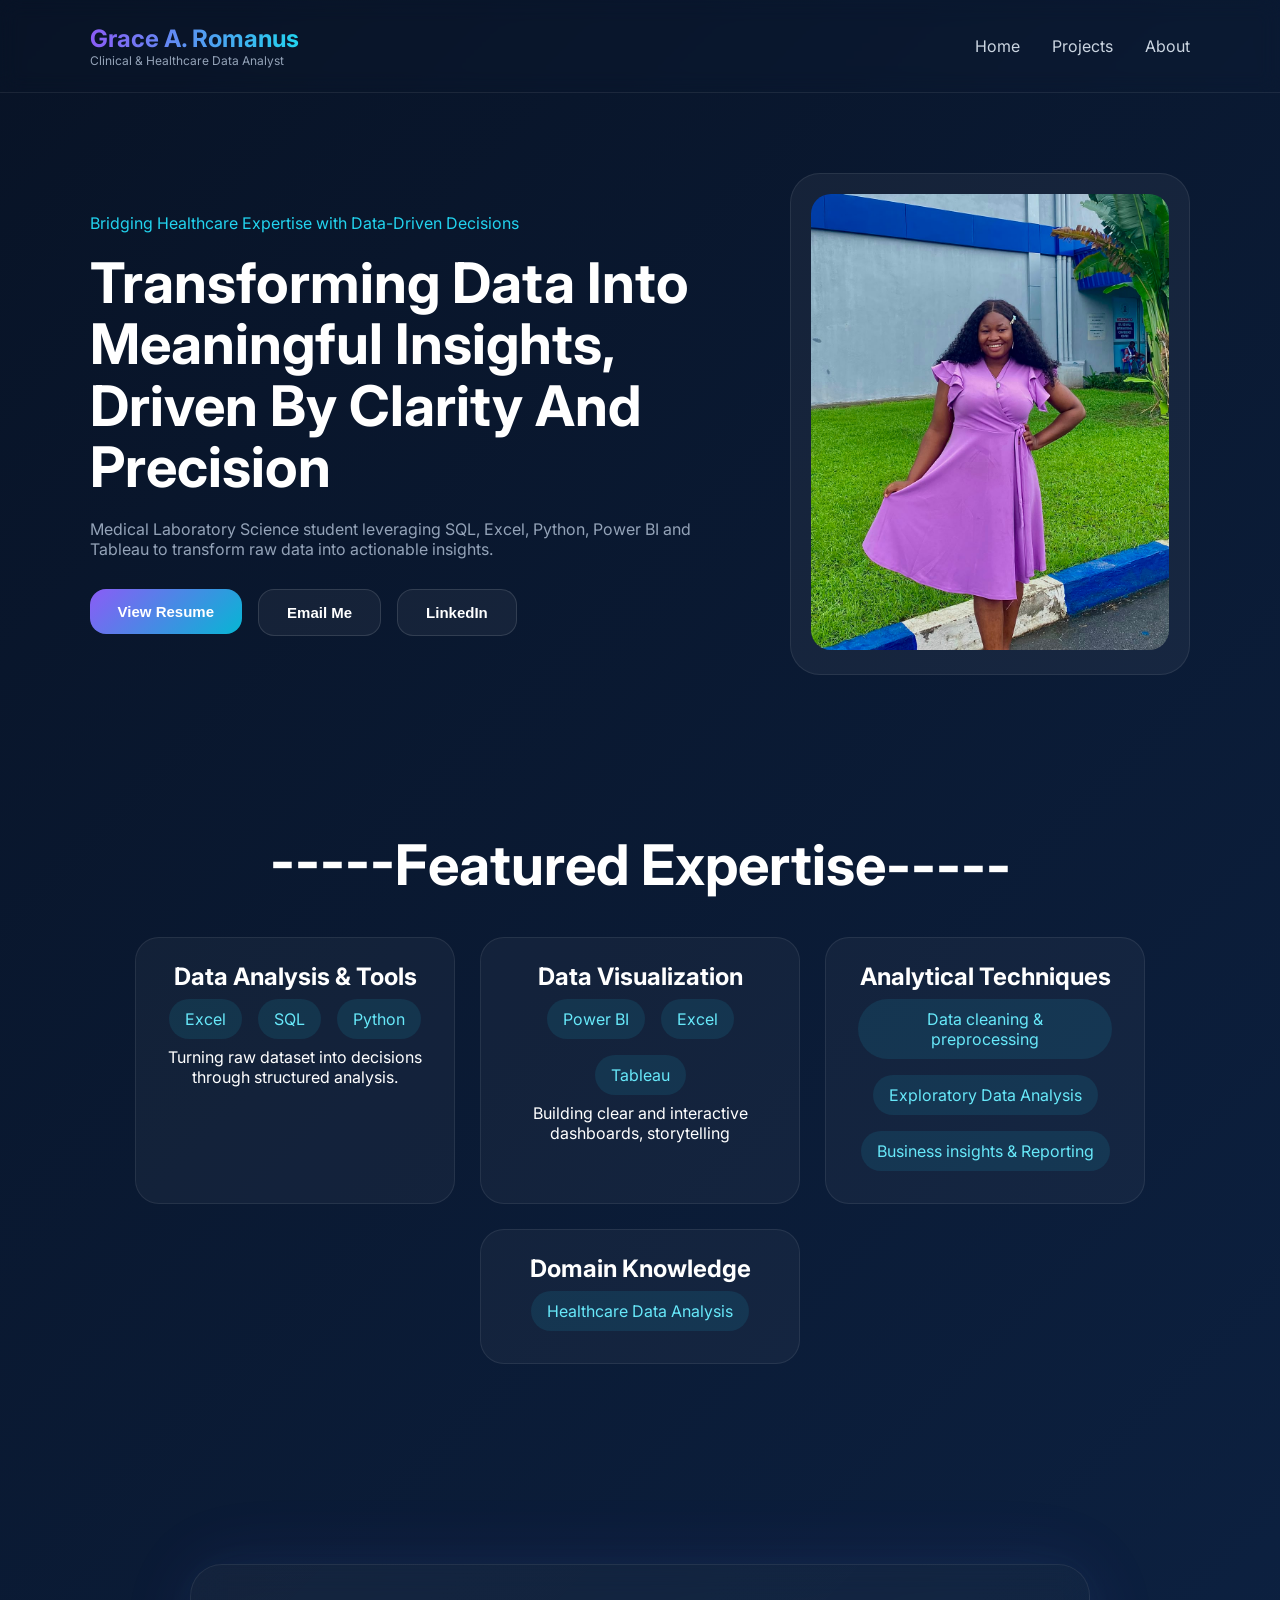
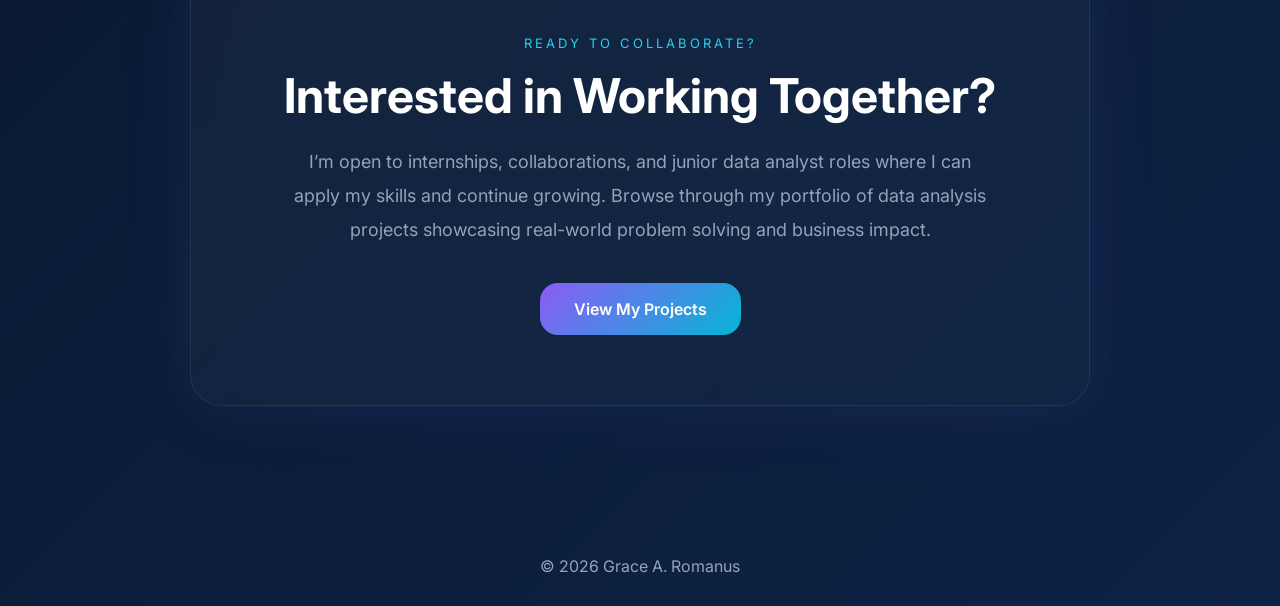
<file: index.html>
<!DOCTYPE html>
<html lang="en">
<head>
<meta charset="UTF-8" />
<meta name="viewport" content="width=device-width, initial-scale=1.0" />
<title>Grace A. Romanus | Clinical & Healthcare Data Analyst</title>
<link rel="stylesheet" href="style.css" />
</head>
<body>
<nav class="navbar">
<div>
<h2 class="logo">Grace A. Romanus</h2>
<p class="subtitle">Clinical & Healthcare Data Analyst</p>
</div>
<div class="nav-links">
<a href="index.html">Home</a>
<a href="projects.html">Projects</a>
<a href="about.html">About</a>
</div>
</nav>

<section class="hero">
<div>
<p class="tagline">Bridging Healthcare Expertise with Data-Driven Decisions</p>
<h1>Transforming Data Into Meaningful Insights, Driven By Clarity And Precision</h1>
<p class="hero-text">
Medical Laboratory Science student leveraging SQL, Excel, Python, Power BI and Tableau to transform raw data into actionable insights.
</p>
<div class="hero-buttons">
<a href="assets/projects/Grace_Romanus_CV_3.pdf" download>
    <button>View Resume</button>
</a>

<a href="mailto:romanusamarachi85@gmail.com">
<button class="secondary">Email Me</button>
</a>

<a href="https://linkedin.com/in/grace-romanus3">
<button class="secondary">LinkedIn</button>
</a>
    
</div>
</div>
<div class="profile-card">
<img src="assets/projects/profile-photo.jpeg" alt="profile">
</div>
</section>

<section class="section">
       <h1>-----Featured Expertise-----</h1>
<div class="cards">
<div class="card"><h2>Data Analysis & Tools</h2>
    <div class="skills">
<span>Excel</span><span>SQL</span><span>Python</span>
</div><p>Turning raw dataset into decisions through structured analysis.</p></div>
<div class="card"><h2>Data Visualization</h2>
    <div class="skills">
<span>Power BI</span><span>Excel</span><span>Tableau</span>
</div><p>Building clear and interactive dashboards, storytelling</p></div>
<div class="card"><h2>Analytical Techniques</h2>
    <div class="skills">
<span>Data cleaning & preprocessing</span><span>Exploratory Data Analysis</span><span>Business insights & Reporting</span>
    </div>
    </div>
    <div class="card"><h2>Domain Knowledge</h2>
    <div class="skills">
<span>Healthcare Data Analysis</span></div>
</div>
</section>

<section class="cta-section">

    <div class="cta-container">

        <p class="cta-small">
            READY TO COLLABORATE?
        </p>

        <h2>
            Interested in Working Together?
        </h2>

        <p class="cta-text">
            I’m open to internships, collaborations, and junior data analyst roles where I can apply my skills and continue growing.
            Browse through my portfolio of data analysis projects showcasing real-world problem solving and business impact.
        </p>

        <a href="projects.html" class="cta-button">
            View My Projects
        </a>

    </div>

</section>

<footer>© 2026 Grace A. Romanus</footer>
<script src="script.js"></script>
</body>
</html>
</file>
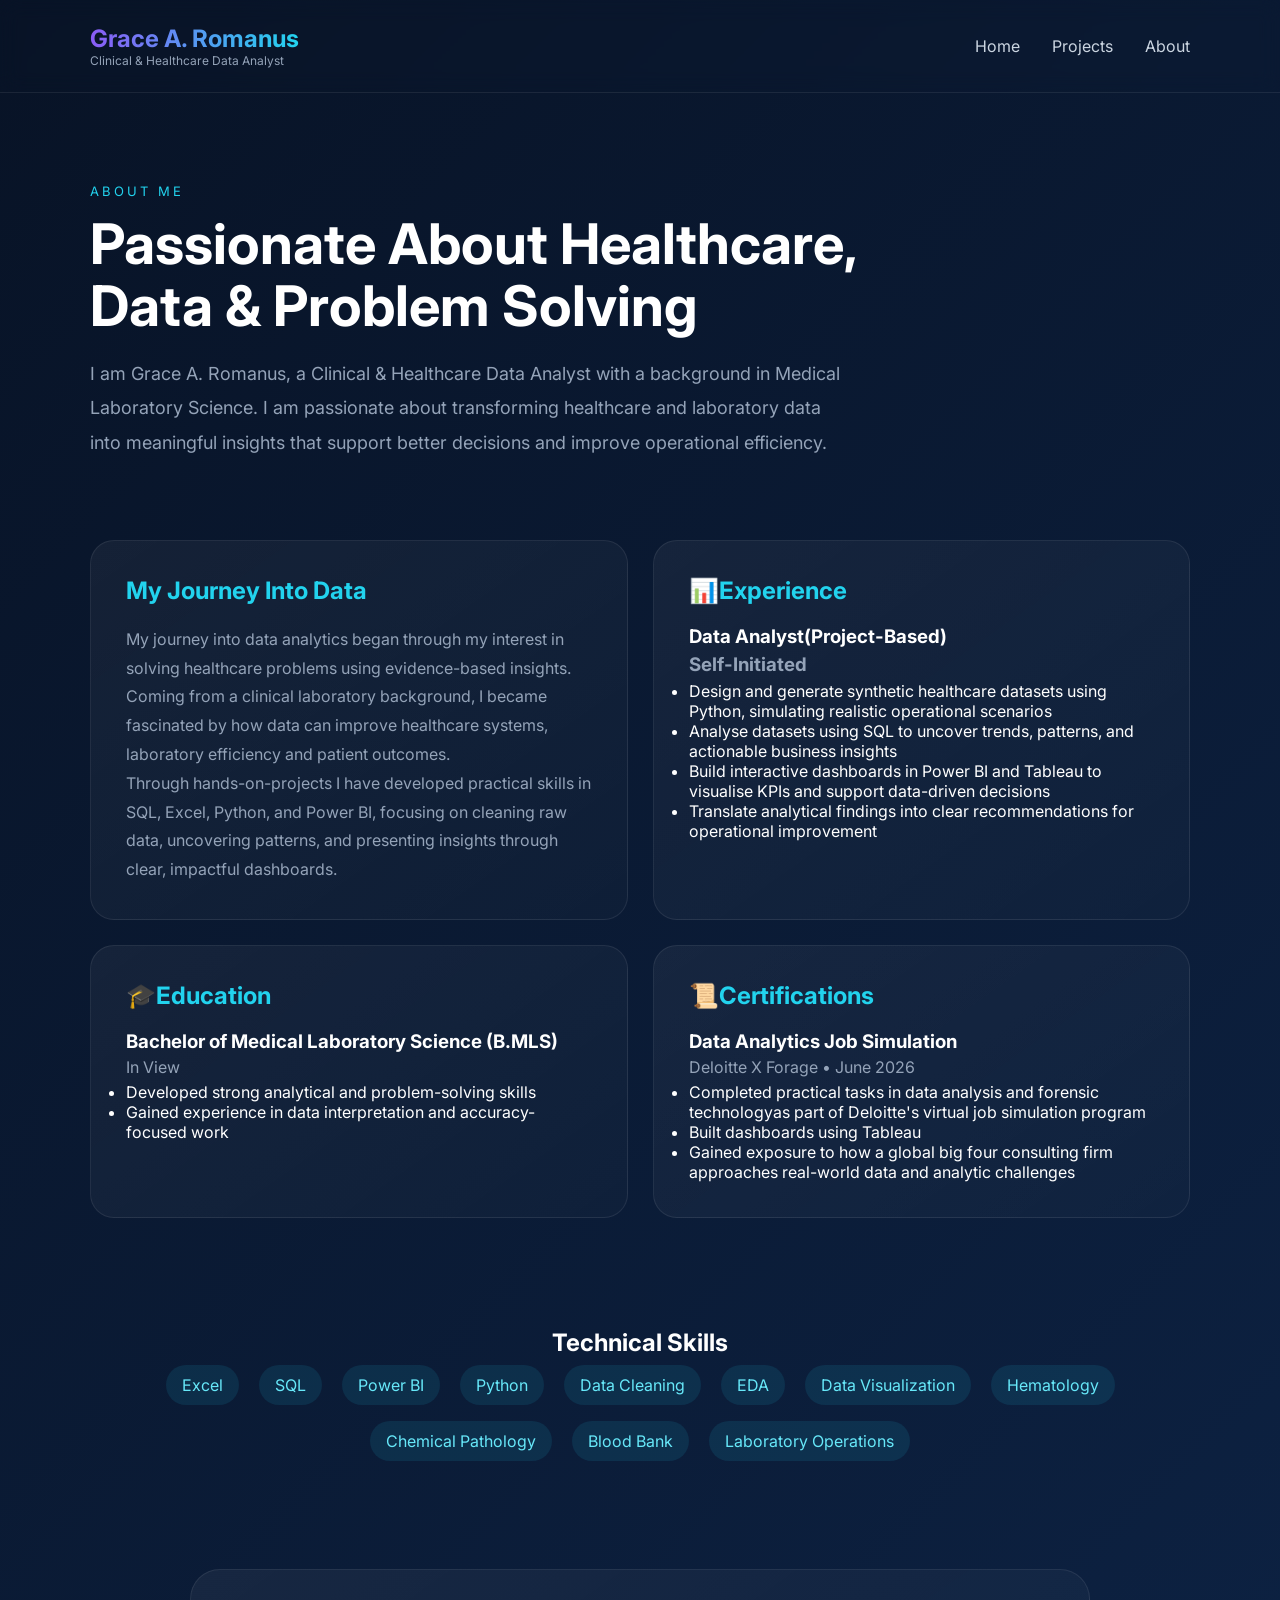
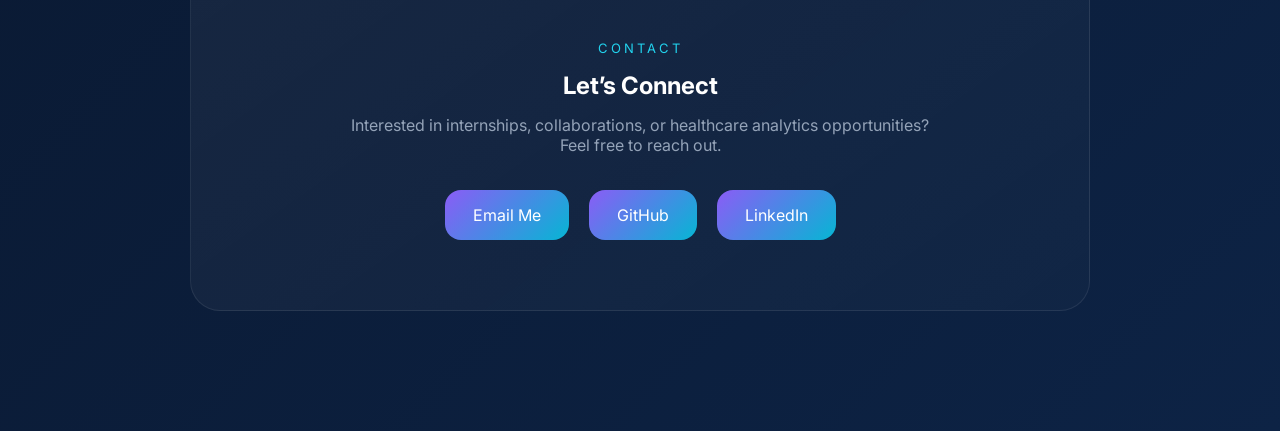
<file: about.html>
<!DOCTYPE html>
<html lang="en">

<head>
<meta charset="UTF-8">
<meta name="viewport" content="width=device-width, initial-scale=1.0">
<title>About Me | Grace A. Romanus</title>

<link rel="stylesheet" href="style.css">
</head>

<body>

<nav class="navbar">

    <div>
        <h2 class="logo">Grace A. Romanus</h2>
        <p class="subtitle">
            Clinical & Healthcare Data Analyst
        </p>
    </div>

    <div class="nav-links">
        <a href="index.html">Home</a>
        <a href="projects.html">Projects</a>
        <a href="about.html">About</a>
    </div>

</nav>

<section class="about-hero">

    <div class="about-content">

        <p class="section-tag">
            ABOUT ME
        </p>

        <h1>
            Passionate About Healthcare, Data & Problem Solving
        </h1>

        <p class="about-text">
            I am Grace A. Romanus, a Clinical & Healthcare Data Analyst with a background in Medical Laboratory Science.
            I am passionate about transforming healthcare and laboratory data into meaningful insights that support better decisions and improve operational efficiency.
        </p>

    </div>

</section>


<section class="about-grid">

    <div class="info-card">
        <h2 class="tagline">My Journey Into Data</h2>
        <p>
            My journey into data analytics began through my interest in solving healthcare problems using evidence-based insights.
            Coming from a clinical laboratory background, I became fascinated by how data can improve healthcare systems, laboratory efficiency and patient outcomes.
        </p>
        <p>Through hands-on-projects I have developed practical skills in SQL, Excel, Python, and Power BI, focusing on cleaning raw data, uncovering patterns, and presenting insights through clear, impactful dashboards.</p>
    </div>

    <div class="info-card">
        <h2 class="tagline">📊Experience</h2>
        <h3>
           Data Analyst(Project-Based)
           <p class="meta">Self-Initiated</p>
        </h3>
        <ul>
            <li>Design and generate synthetic healthcare datasets using Python, simulating realistic operational scenarios</li>
            <li>Analyse datasets using SQL to uncover trends, patterns, and actionable business insights</li>
            <li>Build interactive dashboards in Power BI and Tableau to visualise KPIs and support data-driven decisions</li>
            <li>Translate analytical findings into clear recommendations for operational improvement</li>
        </ul>
    </div>

    <div class="info-card">
        <h2 class="tagline">🎓Education</h2>
        <h3>
            Bachelor of Medical Laboratory Science (B.MLS)</h3> 
            <p class="meta">In View</p>
            <ul>
                <li>Developed strong analytical and problem-solving skills</li>
                <li>Gained experience in data interpretation and accuracy-focused work</li>
            </ul>
    </div>

    <div class="info-card">
        <h2 class="tagline">📜Certifications</h2>
        <h3>Data Analytics Job Simulation</h3>
        <p class="meta">Deloitte X Forage • June 2026</p>
        <ul>
            <li>Completed practical tasks in data analysis and forensic technologyas part of
                Deloitte's virtual job simulation program</li>
            <li>Built dashboards using Tableau</li>
            <li>Gained exposure to how a global big four consulting firm approaches real-world
            data and analytic challenges</li>
        </ul>
    </div>

</section>


<section class="skills-section">

    <h2>Technical Skills</h2>

    <div class="skills">

        <span>Excel</span>
        <span>SQL</span>
        <span>Power BI</span>
        <span>Python</span>
        <span>Data Cleaning</span>
        <span>EDA</span>
        <span>Data Visualization</span>
        <span>Hematology</span>
        <span>Chemical Pathology</span>
        <span>Blood Bank</span>
        <span>Laboratory Operations</span>

    </div>

</section>


<section class="contact-section">

    <div class="contact-box">

        <p class="section-tag">
            CONTACT
        </p>

        <h2>
            Let’s Connect
        </h2>

        <p class="contact-text">
            Interested in internships, collaborations, or healthcare analytics opportunities? Feel free to reach out.
        </p>

        <div class="contact-links">

            <a href="mailto:romanusamarachi85@gmail.com">
                Email Me
            </a>

            <a href="https://github.com/romanusamarachi21-svg">
                GitHub
            </a>

            <a href="https://linkedin.com/in/grace-romanus3">
                LinkedIn
            </a>
        </div>

    </div>

</section>

</body>
</html>
</file>
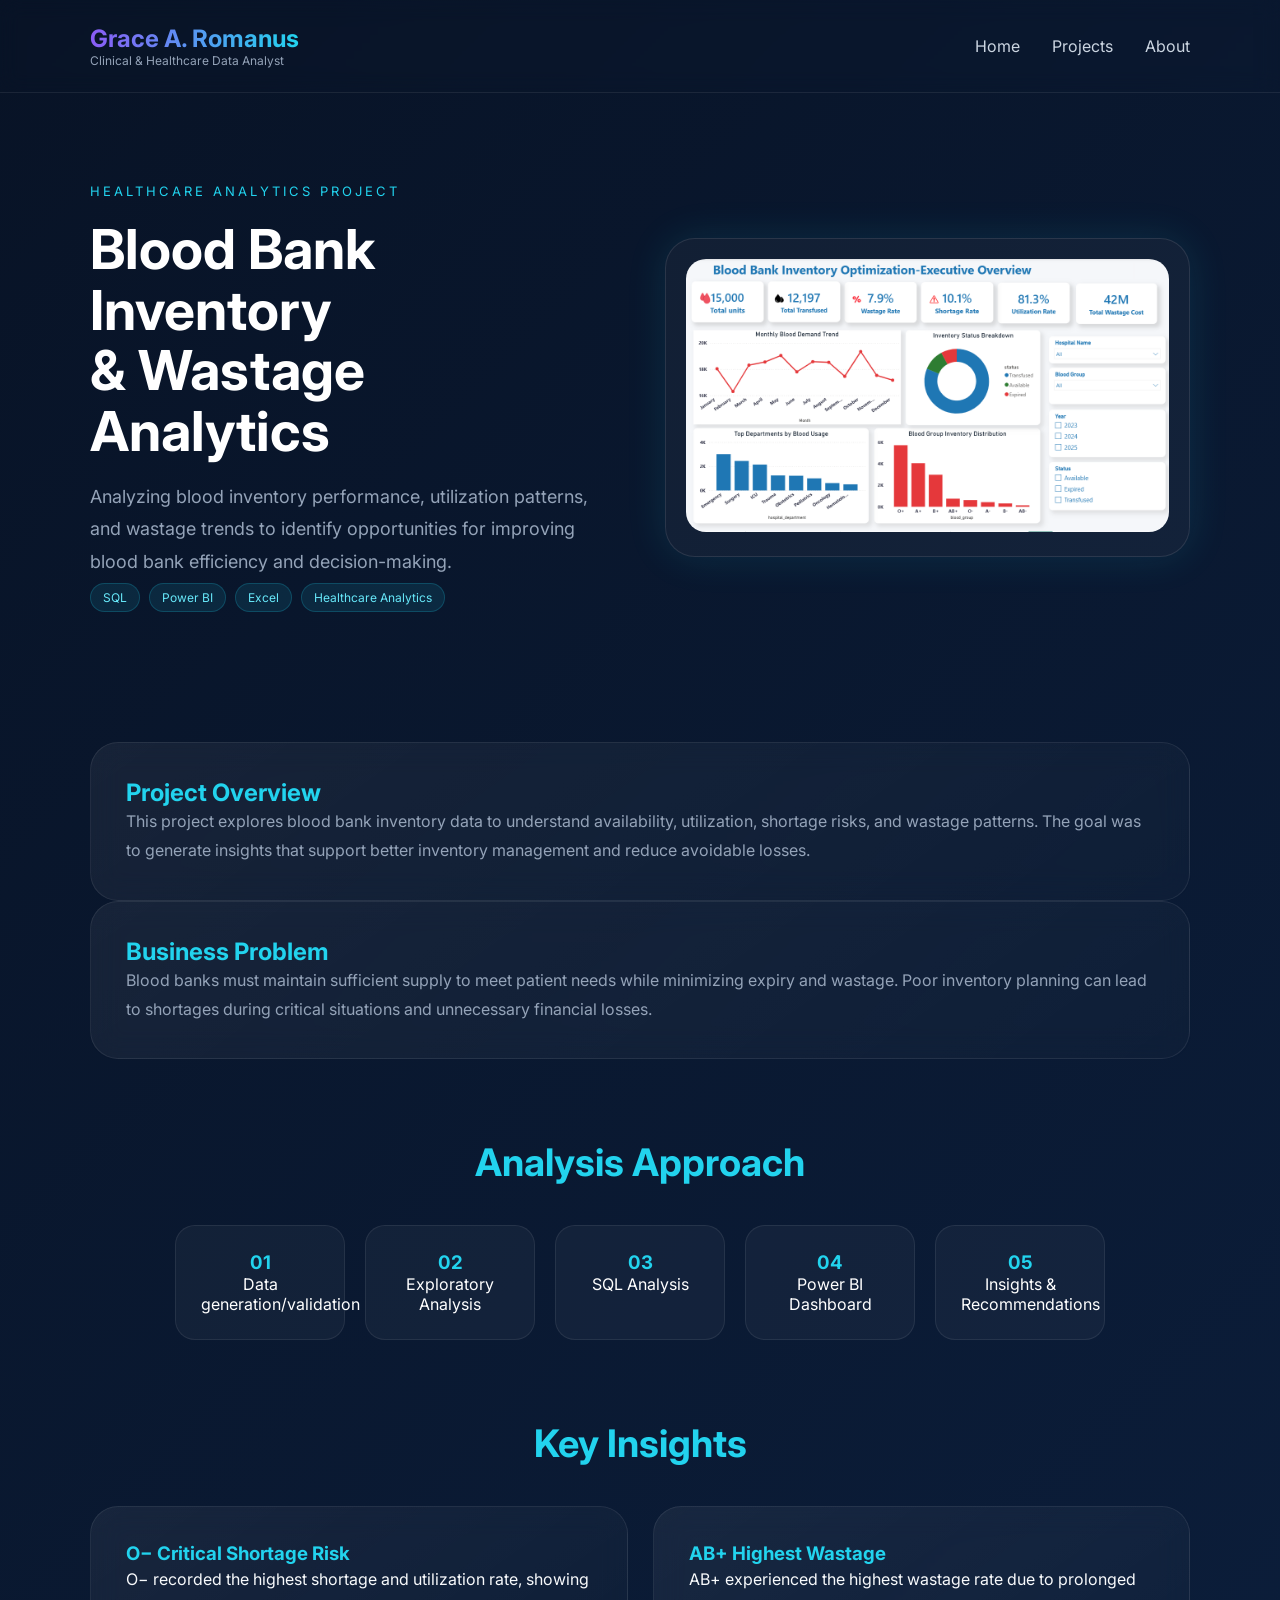
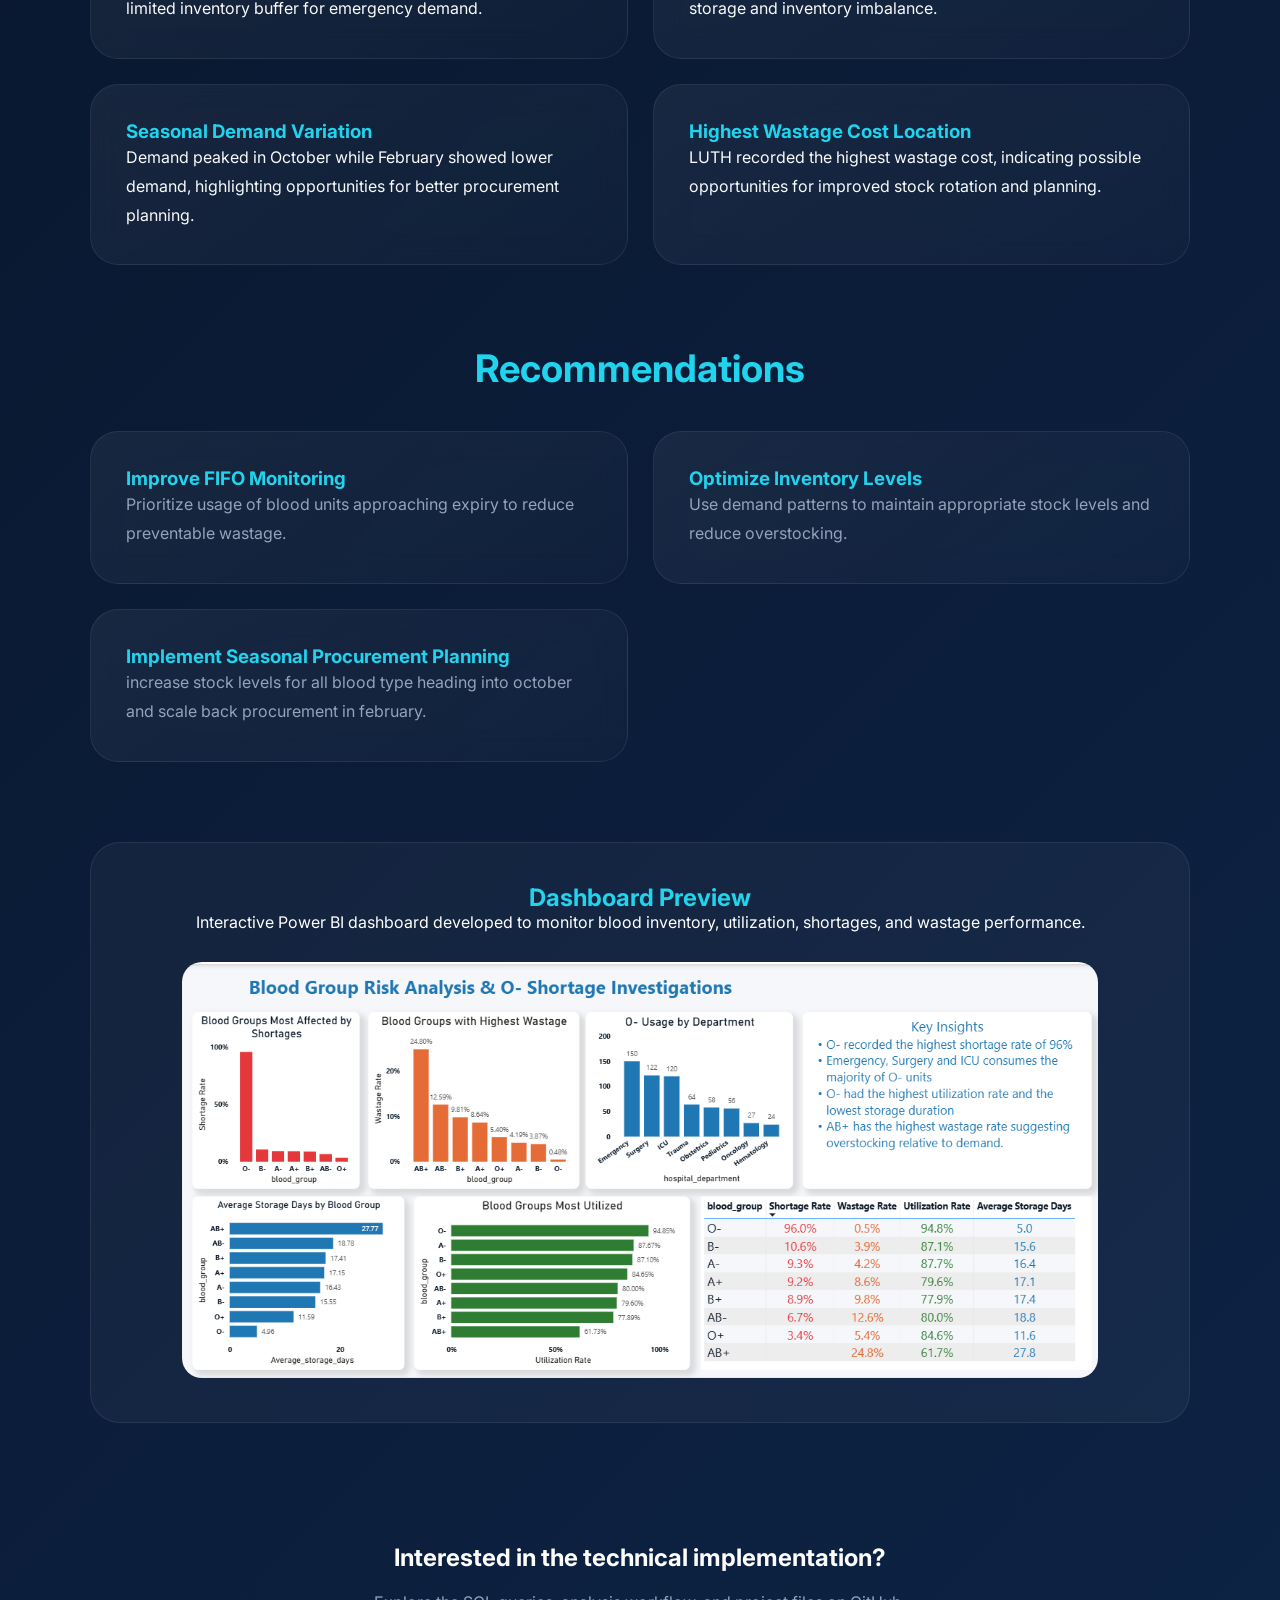
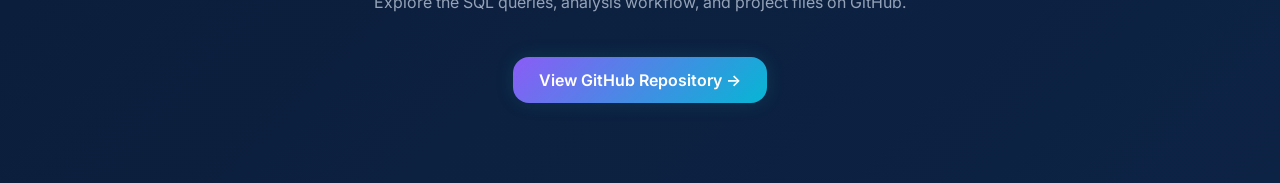
<file: blood-bank.html>
<!DOCTYPE html>
<html lang="en">

<head>

<meta charset="UTF-8">
<meta name="viewport" content="width=device-width, initial-scale=1.0">

<title>
Blood Bank Analytics | Grace A. Romanus
</title>

<link rel="stylesheet" href="style.css">

</head>


<body>


<!-- NAVBAR -->

<nav class="navbar">

<div>

<h2 class="logo">
Grace A. Romanus
</h2>

<p class="subtitle">
Clinical & Healthcare Data Analyst
</p>

</div>


<div class="nav-links">

<a href="index.html">Home</a>
<a href="projects.html">Projects</a>
<a href="about.html">About</a>

</div>

</nav>



<!-- PROJECT HERO -->

<section class="project-hero">


<div class="project-intro">


<p class="section-tag">
HEALTHCARE ANALYTICS PROJECT
</p>


<h1>
Blood Bank Inventory 
<br>
& Wastage Analytics
</h1>


<p class="hero-description">

Analyzing blood inventory performance, utilization patterns,
and wastage trends to identify opportunities for improving
blood bank efficiency and decision-making.

</p>



<div class="tools">

<span>SQL</span>
<span>Power BI</span>
<span>Excel</span>
<span>Healthcare Analytics</span>

</div>


</div>



<div class="dashboard-card">

<img 
src="assets/projects/blood-bank-dashboard.png"
alt="Blood Bank Dashboard"
>

</div>


</section>





<!-- PROJECT SUMMARY -->


<section class="case-section overview-section">


<div class="case-card summary-card">


<h2>
Project Overview
</h2>

<p>

This project explores blood bank inventory data to understand
availability, utilization, shortage risks, and wastage patterns.
The goal was to generate insights that support better inventory
management and reduce avoidable losses.

</p>


</div>

<div class="case-card summary-card">


<h2>
Business Problem
</h2>


<p>

Blood banks must maintain sufficient supply to meet patient needs
while minimizing expiry and wastage. Poor inventory planning can
lead to shortages during critical situations and unnecessary
financial losses.

</p>


</div>



</section>






<!-- WORKFLOW -->


<section class="case-section">


<h2 class="section-title">
Analysis Approach
</h2>


<div class="workflow">


<div>
<h3>
01
</h3>
<p>
Data generation/validation
</p>
</div>


<div>
<h3>
02
</h3>
<p>
Exploratory Analysis
</p>
</div>


<div>
<h3>
03
</h3>
<p>
SQL Analysis
</p>
</div>


<div>
<h3>
04
</h3>
<p>
Power BI Dashboard
</p>
</div>


<div>
<h3>
05
</h3>
<p>
Insights & Recommendations
</p>
</div>


</div>


</section>






<!-- KEY INSIGHTS -->


<section class="case-section">


<h2 class="section-title">
Key Insights
</h2>


<div class="insight-grid">


<div class="insight-card">


<h3>
O− Critical Shortage Risk
</h3>


<p>

O− recorded the highest shortage and utilization rate,
showing limited inventory buffer for emergency demand.

</p>


</div>




<div class="insight-card">


<h3>
AB+ Highest Wastage
</h3>


<p>

AB+ experienced the highest wastage rate due to prolonged
storage and inventory imbalance.

</p>


</div>




<div class="insight-card">


<h3>
Seasonal Demand Variation
</h3>


<p>

Demand peaked in October while February showed lower demand,
highlighting opportunities for better procurement planning.

</p>


</div>





<div class="insight-card">


<h3>
Highest Wastage Cost Location
</h3>


<p>

LUTH recorded the highest wastage cost, indicating possible
opportunities for improved stock rotation and planning.

</p>


</div>


</div>


</section>






<!-- RECOMMENDATIONS -->


<section class="case-section">


<h2 class="section-title">
Recommendations
</h2>



<div class="recommendation-grid">


<div class="case-card">

<h3>
Improve FIFO Monitoring
</h3>

<p>

Prioritize usage of blood units approaching expiry
to reduce preventable wastage.

</p>

</div>



<div class="case-card">

<h3>
Optimize Inventory Levels
</h3>

<p>

Use demand patterns to maintain appropriate stock levels
and reduce overstocking.

</p>

</div>



<div class="case-card">

<h3>
Implement Seasonal Procurement Planning
</h3>

<p>
increase stock levels for all blood type heading into october and 
scale back procurement in february.

</p>

</div>



</div>


</section>







<!-- DASHBOARD -->


<section class="case-section">


<div class="dashboard-section">


<h2>
Dashboard Preview
</h2>


<p>

Interactive Power BI dashboard developed to monitor blood
inventory, utilization, shortages, and wastage performance.

</p>



<img 
src="assets/projects/risk_analysis.png"
src="assets/projects/financial_impact.png"
alt="Power BI Dashboard"
>


</div>


</section>







<!-- GITHUB CTA -->


<section class="project-footer">


<h2>
Interested in the technical implementation?
</h2>


<p>

Explore the SQL queries, analysis workflow, and project files
on GitHub.

</p>


<a 
href="https://github.com/romanusamarachi21-svg/blood-bank-inventory-analysis"
target="_blank"
class="project-btn">

View GitHub Repository →

</a>


</section>




</body>

</html>
</file>
<file: style.css>
@import url('https://fonts.googleapis.com/css2?family=Inter:wght@300;400;600;700&display=swap');
*{margin:0;padding:0;box-sizing:border-box}
body{font-family:Inter,sans-serif;background:linear-gradient(135deg,#081326,#0d2345);color:#fff}
.navbar{display:flex;justify-content:space-between;align-items:center;padding:24px 7%;border-bottom:1px solid rgba(255,255,255,.08);backdrop-filter:blur(10px)}
.logo{background:linear-gradient(to right,#8b5cf6,#22d3ee);-webkit-background-clip:text;color:transparent}
.subtitle{color:#94a3b8;font-size:12px}
.nav-links a{color:#cbd5e1;text-decoration:none;margin-left:28px}.nav-links a:hover{color:#22d3ee}
.hero{display:grid;grid-template-columns:1fr 400px;gap:60px;padding:80px 7%;align-items:center}
.tagline{color:#22d3ee;margin-bottom:20px}
h1{font-size:56px;line-height:1.1;margin-bottom:20px}.hero-text{color:#94a3b8;max-width:650px}
.secondary{background:transparent!important;border:1px solid rgba(255,255,255,.15)!important}
.profile-card{background:rgba(255,255,255,.05);padding:20px;border-radius:30px;border:1px solid rgba(255,255,255,.08)}
.profile-card img{width:100%;border-radius:20px}
.section{padding:80px 7%;text-align: center;}.cards,.project-grid{display:grid;grid-template-columns:repeat(auto-fit,minmax(280px,1fr));gap:25px;margin-top:30px}
.card,.project-card{background:rgba(255,255,255,.04);border:1px solid rgba(255,255,255,.08);padding:24px;border-radius:24px;transition:.3s}
.card:hover,.project-card:hover{transform:translateY(-8px);box-shadow:0 0 30px rgba(34,211,238,.15)}
.project-card img{width:100%;height:220px;object-fit:cover;border-radius:18px;margin-bottom:20px}
.skills span{display:inline-block;background:rgba(34,211,238,.1);padding:10px 16px;border-radius:999px;margin:8px;color:#67e8f9}
footer{text-align:center;padding:30px;color:#94a3b8}
@media(max-width:900px){.hero{grid-template-columns:1fr}h1{font-size:42px}.navbar{padding:20px 5%}}
.hero-buttons {
  display: flex;
  gap: 16px;
  margin-top: 30px;
}

.hero-buttons button {
  position: relative;
  overflow: hidden;
  padding: 14px 28px;
  border-radius: 16px;
  border: none;
  cursor: pointer;
  font-size: 15px;
  font-weight: 600;
  transition: all 0.35s ease;
}

.hero-buttons button:first-child {
  background: linear-gradient(135deg, #8b5cf6, #06b6d4);
  color: white;
}

.secondary {
  background: rgba(255,255,255,0.05) !important;
  border: 1px solid rgba(255,255,255,0.12) !important;
  color: white;
}

/* premium cursor glow */
.hero-buttons button::before {
  content: "";
  position: absolute;
  width: 180px;
  height: 180px;
  background: radial-gradient(circle, rgba(34,211,238,0.35), transparent 65%);
  top: var(--y);
  left: var(--x);
  transform: translate(-50%, -50%);
  opacity: 0;
  transition: opacity .3s ease;
  pointer-events: none;
}

.hero-buttons button:hover::before {
  opacity: 1;
}

.hero-buttons button:hover {
  transform: translateY(-3px);
  box-shadow:
      0 0 20px rgba(34,211,238,0.2),
      0 0 40px rgba(139,92,246,0.15);
}

.cards {
    display: flex;
    justify-content: center;
    align-items: stretch;
    gap: 25px;
    flex-wrap: wrap;
    margin-top: 40px;
}

.card {
    width: 320px;
}
/* CTA SECTION */

.cta-section {
    padding: 120px 7%;
}

.cta-container {
    text-align: center;
    max-width: 900px;
    margin: auto;
    padding: 70px 50px;
    border-radius: 32px;

    background:
        linear-gradient(
            135deg,
            rgba(255,255,255,0.04),
            rgba(255,255,255,0.02)
        );

    border: 1px solid rgba(255,255,255,0.08);

    box-shadow:
        0 0 80px rgba(139,92,246,0.08),
        0 0 40px rgba(34,211,238,0.05);

    backdrop-filter: blur(14px);
}

.cta-small {
    color: #22d3ee;
    letter-spacing: 3px;
    font-size: 13px;
    margin-bottom: 15px;
}

.cta-container h2 {
    font-size: 48px;
    margin-bottom: 20px;
}

.cta-text {
    color: #94a3b8;
    font-size: 18px;
    line-height: 1.9;
    max-width: 700px;
    margin: auto auto 35px;
}

.cta-button {
    display: inline-block;
    padding: 16px 34px;
    border-radius: 18px;
    text-decoration: none;
    font-weight: 600;
    color: white;

    background:
        linear-gradient(
            135deg,
            #8b5cf6,
            #06b6d4
        );

    transition: .35s ease;
}

.cta-button:hover {
    transform: translateY(-4px);
    box-shadow:
      0 0 30px rgba(34,211,238,0.25),
      0 0 60px rgba(139,92,246,0.2);
}
/* PROJECT CTA */

.project-cta {
    padding: 90px 7% 120px;
}

.project-cta-box {
    max-width: 900px;
    margin: auto;
    text-align: center;

    padding: 70px 50px;
    border-radius: 32px;

    background:
        linear-gradient(
            145deg,
            rgba(255,255,255,0.05),
            rgba(255,255,255,0.02)
        );

    border: 1px solid rgba(255,255,255,0.08);

    backdrop-filter: blur(20px);

    box-shadow:
        0 0 40px rgba(6,182,212,0.08),
        0 0 80px rgba(139,92,246,0.08);
}

.section-tag {
    color: #22d3ee;
    font-size: 13px;
    letter-spacing: 3px;
    margin-bottom: 15px;
}

.project-cta h2 {
    font-size: 46px;
    margin-bottom: 20px;
}

.project-cta-text {
    color: #94a3b8;
    font-size: 18px;
    line-height: 1.9;
    max-width: 720px;
    margin: auto auto 35px;
}

.project-cta-btn {
    display: inline-flex;
    align-items: center;
    justify-content: center;

    padding: 16px 36px;
    border-radius: 18px;

    text-decoration: none;
    font-weight: 600;
    color: white;

    background:
        linear-gradient(
            135deg,
            #8b5cf6,
            #06b6d4
        );

    transition: .35s ease;
}

.project-cta-btn:hover {
    transform: translateY(-5px);

    box-shadow:
        0 0 25px rgba(34,211,238,.25),
        0 0 60px rgba(139,92,246,.18);
}
/* ABOUT PAGE */

.about-hero {
    padding: 90px 7% 50px;
}

.about-content {
    max-width: 900px;
}

.about-text {
    color: #94a3b8;
    font-size: 18px;
    line-height: 1.9;
    max-width: 760px;
}

.about-grid {
    padding: 30px 7% 80px;

    display: grid;
    grid-template-columns: repeat(2, 1fr);
    gap: 25px;
}

.info-card {
    padding: 35px;
    border-radius: 24px;

    background:
        linear-gradient(
            145deg,
            rgba(255,255,255,.05),
            rgba(255,255,255,.02)
        );

    border: 1px solid rgba(255,255,255,.08);

    transition: .35s ease;
}

.info-card:hover {
    transform: translateY(-6px);
}

.info-card p {
    color: #94a3b8;
    line-height: 1.8;
}

.skills-section {
    text-align: center;
    padding: 30px 7% 100px;
}

.contact-section {
    padding: 0 7% 120px;
}

.contact-box {
    max-width: 900px;
    margin: auto;
    text-align: center;

    padding: 70px 40px;
    border-radius: 30px;

    background:
        linear-gradient(
            145deg,
            rgba(255,255,255,.05),
            rgba(255,255,255,.02)
        );

    border: 1px solid rgba(255,255,255,.08);
}

.contact-text {
    color: #94a3b8;
    margin: 15px auto 35px;
    max-width: 600px;
}

.contact-links {
    display: flex;
    justify-content: center;
    gap: 20px;
}

.contact-links a {
    padding: 15px 28px;
    border-radius: 16px;
    text-decoration: none;
    color: white;

    background:
        linear-gradient(
            135deg,
            #8b5cf6,
            #06b6d4
        );
}

.tools span {

    display:inline-block;
    padding:6px 12px;
    margin:5px 5px 0 0;

    border-radius:20px;

    background:rgba(34,211,238,0.1);

    color:#67e8f9;

    font-size:12px;

    border:1px solid rgba(34,211,238,0.2);

}

/* PROJECT BUTTON */

.project-btn {

    display: inline-flex;
    align-items: center;
    gap: 10px;

    margin-top: 25px;

    padding: 13px 26px;

    border-radius: 16px;

    text-decoration: none;

    color: white;

    font-weight: 600;

    background:
    linear-gradient(
        135deg,
        #8b5cf6,
        #06b6d4
    );

    transition: all .35s ease;

    box-shadow:
    0 0 20px rgba(34,211,238,0.12);

}


.project-btn span {

    transition: .3s ease;

}


.project-btn:hover {

    transform: translateY(-4px);

    box-shadow:

    0 0 25px rgba(34,211,238,0.35),

    0 0 50px rgba(139,92,246,0.25);

}


.project-btn:hover span {

    transform: translateX(6px);

}

.project-category {

    color:#22d3ee;
    font-size:13px;
    letter-spacing:2px;
    margin-bottom:10px;

}

/* BLOOD BANK CASE STUDY PAGE */


.project-hero {

padding:90px 7%;

display:grid;

grid-template-columns:1fr 1fr;

gap:50px;

align-items:center;

}



.project-intro h1 {

font-size:55px;

line-height:1.1;

margin:20px 0;

}



.hero-description {

color:#94a3b8;

font-size:18px;

line-height:1.8;

max-width:600px;

}



.dashboard-card {

padding:20px;

border-radius:30px;

background:rgba(255,255,255,.04);

border:1px solid rgba(255,255,255,.1);

box-shadow:
0 0 40px rgba(34,211,238,.12);

}



.dashboard-card img {

width:100%;

border-radius:20px;

}





.case-section {

padding:40px 7%;

}



.case-card,
.insight-card {

background:

linear-gradient(
145deg,
rgba(255,255,255,.06),
rgba(255,255,255,.02)
);


border:1px solid rgba(255,255,255,.08);

border-radius:28px;

padding:35px;

backdrop-filter:blur(15px);

transition:.35s ease;

}



.case-card:hover,
.insight-card:hover {

transform:translateY(-8px);

box-shadow:
0 0 35px rgba(34,211,238,.15);

}



.case-card p,
.insight-card p {

color:#94a3b8;

line-height:1.8;

}



.section-title {

text-align:center;

font-size:38px;

margin-bottom:40px;

}



.workflow {

display:flex;

justify-content:center;

gap:20px;

flex-wrap:wrap;

}



.workflow div {

width:170px;

padding:25px;

text-align:center;

border-radius:20px;

background:rgba(255,255,255,.04);

border:1px solid rgba(255,255,255,.08);

}



.workflow h3 {

color:#22d3ee;

}



.insight-grid,
.recommendation-grid {

display:grid;

grid-template-columns:repeat(2,1fr);

gap:25px;

}



.dashboard-section {

text-align:center;

background:rgba(255,255,255,.04);

padding:40px;

border-radius:30px;

border:1px solid rgba(255,255,255,.08);

}



.dashboard-section img {

margin-top:30px;

width:90%;

border-radius:20px;

}



.project-footer {

text-align:center;

padding:80px 7%;

}



.project-footer p {

color:#94a3b8;

margin:20px;

}



@media(max-width:900px){

.project-hero{

grid-template-columns:1fr;

}


.insight-grid,
.recommendation-grid{

grid-template-columns:1fr;

}


.project-intro h1{

font-size:40px;

}

  /* BLOOD BANK DESIGN UPDATES */


/* Reduce overview card width */

.overview-section {

    display:flex;

    flex-direction:column;

    align-items:center;

    gap:45px;

}



.summary-card {

    max-width:850px;

    width:100%;

}




/* Remove hover effects from case cards */

.case-card:hover {

    transform:none;

    box-shadow:none;

}



/* Blue headings */

.case-card h2,
.section-title,
.dashboard-section h2 {

    color:#22d3ee;

}



.insight-card h3 {

    color:#22d3ee;

}



/* Insight paragraph remains white */

.insight-card p {

    color:#f1f5f9;

}



/* Increase spacing */

.overview-section {

    padding-top:70px;

    padding-bottom:70px;

}



/* Keep hero title unchanged */

.project-intro h1 {

    color:white;

}

}
/* FORCE BLOOD BANK PAGE COLORS */


.case-card h2,
.case-card h3,
.section-title,
.dashboard-section h2 {

    color: #22d3ee !important;

}


.insight-card h3 {

    color: #22d3ee !important;

}


.insight-card p {

    color: #f8fafc !important;

}


/* Keep hero title white */

.project-intro h1 {

    color: #ffffff !important;

}
</file>
